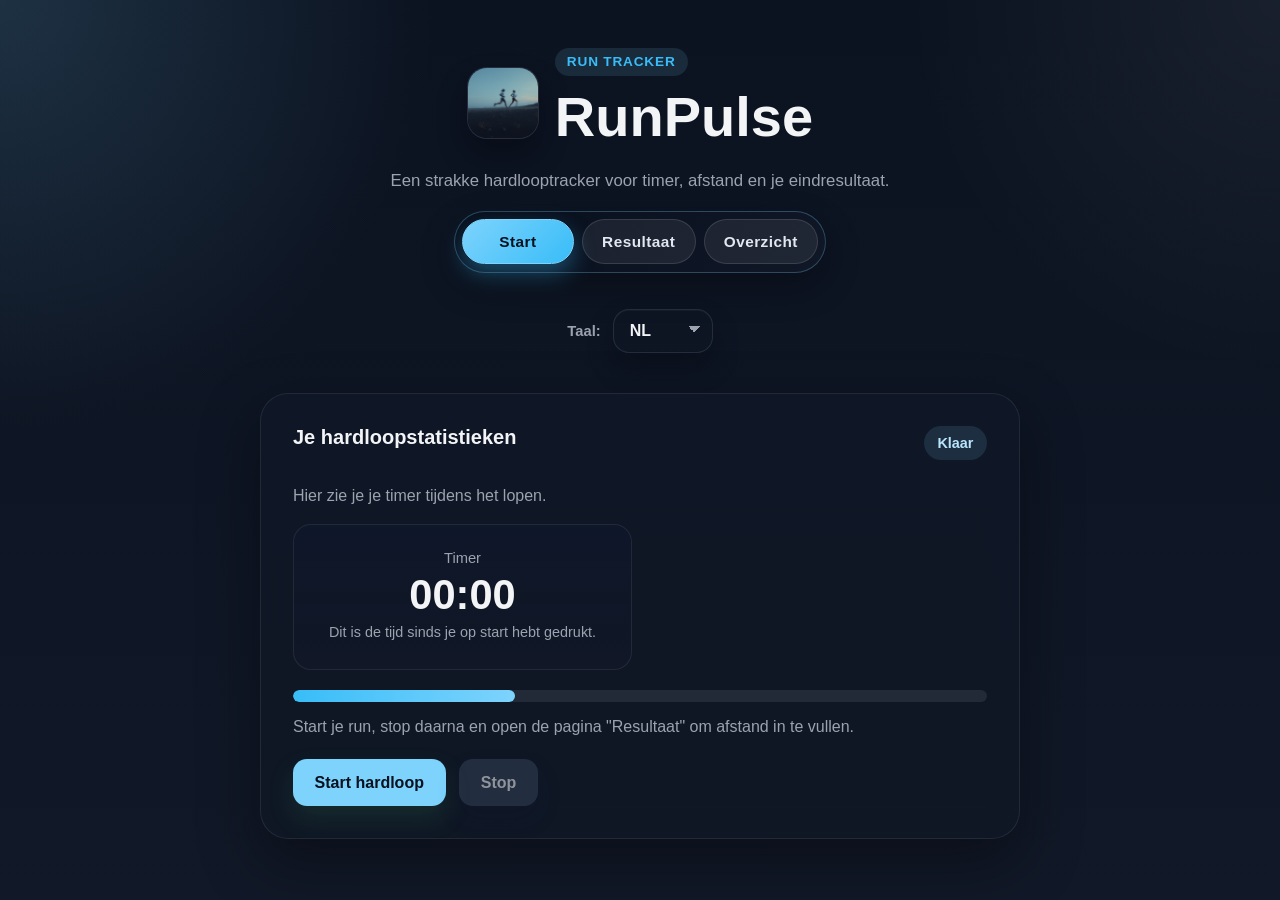
<file: index.html>
<!DOCTYPE html>
<html lang="nl">
<head>
  <meta charset="UTF-8" />
  <meta name="viewport" content="width=device-width,initial-scale=1" />
  <meta http-equiv="Cache-Control" content="no-cache, no-store, must-revalidate" />
  <meta http-equiv="Pragma" content="no-cache" />
  <meta http-equiv="Expires" content="0" />
  <title>RunPulse — Start</title>

  <!-- Deze pagina gebruikt dezelfde stijl als de rest van de app. -->
  <link rel="stylesheet" href="css/Style.css?v=4" />

  <!-- Manifest is nodig voor de PWA zodat de app kan worden toegevoegd aan het startscherm. -->
  <link rel="manifest" href="manifest.json" />
  <meta name="theme-color" content="#111827" />
</head>
<body>
  <header class="hero">
    <div class="hero__content">
      <div class="hero-brand">
        <img class="hero-logo" src="icons/hardlopen.png" alt="RunPulse logo" />
        <div class="hero-brand__text">
          <p class="eyebrow">Run tracker</p>
          <h1>RunPulse</h1>
        </div>
      </div>

      <p class="hero__text">
        Een strakke hardlooptracker voor timer, afstand en je eindresultaat.
      </p>

      <!-- Navigatie tussen je 3 pagina's zodat je makkelijk tussen start, resultaat en overzicht kunt wisselen. -->
      <nav class="main-nav" role="navigation" aria-label="Navigatie">
        <a href="index.html" class="active" aria-current="page">Start</a>
        <a href="resultaat.html">Resultaat</a>
        <a href="overzicht.html">Overzicht</a>
      </nav>

      <!-- Taalswitch (voor later i18n / JS) -->
      <div class="lang-switch">
        <label for="language-switch">Taal:</label>
        <select id="language-switch">
          <option value="nl">NL</option>
          <option value="en">EN</option>
        </select>
      </div>
    </div>
  </header>

  <main class="app-shell">
    <section id="hardloop-data" class="stats-card">
      <div class="stats-card__header">
        <h2>Je hardloopstatistieken</h2>
        <span class="status-pill">Klaar</span>
      </div>

      <p class="section-help">
        Hier zie je je timer tijdens het lopen.
      </p>

      <div class="stats-grid stats-grid--single">
        <article class="stat-box stat-box--timer">
          <span class="stat-label">Timer</span>
          <strong id="time">00:00</strong>
          <p class="stat-explain">
            Dit is de tijd sinds je op start hebt gedrukt.
          </p>
        </article>
      </div>

      <div class="progress-wrap" aria-hidden="true">
        <div class="progress-bar">
          <div id="progress-fill" class="progress-bar__fill"></div>
        </div>
      </div>

      <p class="helper-text">
        Start je run, stop daarna en open de pagina "Resultaat" om afstand in te vullen.
      </p>

      <div class="controls">
        <button id="start-btn">Start hardloop</button>
        <button id="stop-btn" disabled>Stop</button>
      </div>
    </section>
  </main>

  <!-- Gedeelde JS voor alle pagina's -->
  <script src="js/app.js?v=4" defer></script>

  <!-- Service worker registratie (PWA) -->
  <script>
    if ('serviceWorker' in navigator) {
      navigator.serviceWorker.register('./service-worker.js')
        .then(reg => console.log('Service worker geregistreerd', reg.scope))
        .catch(err => console.error('Service worker fout', err));
    }
  </script>
</body>
</html>
</file>
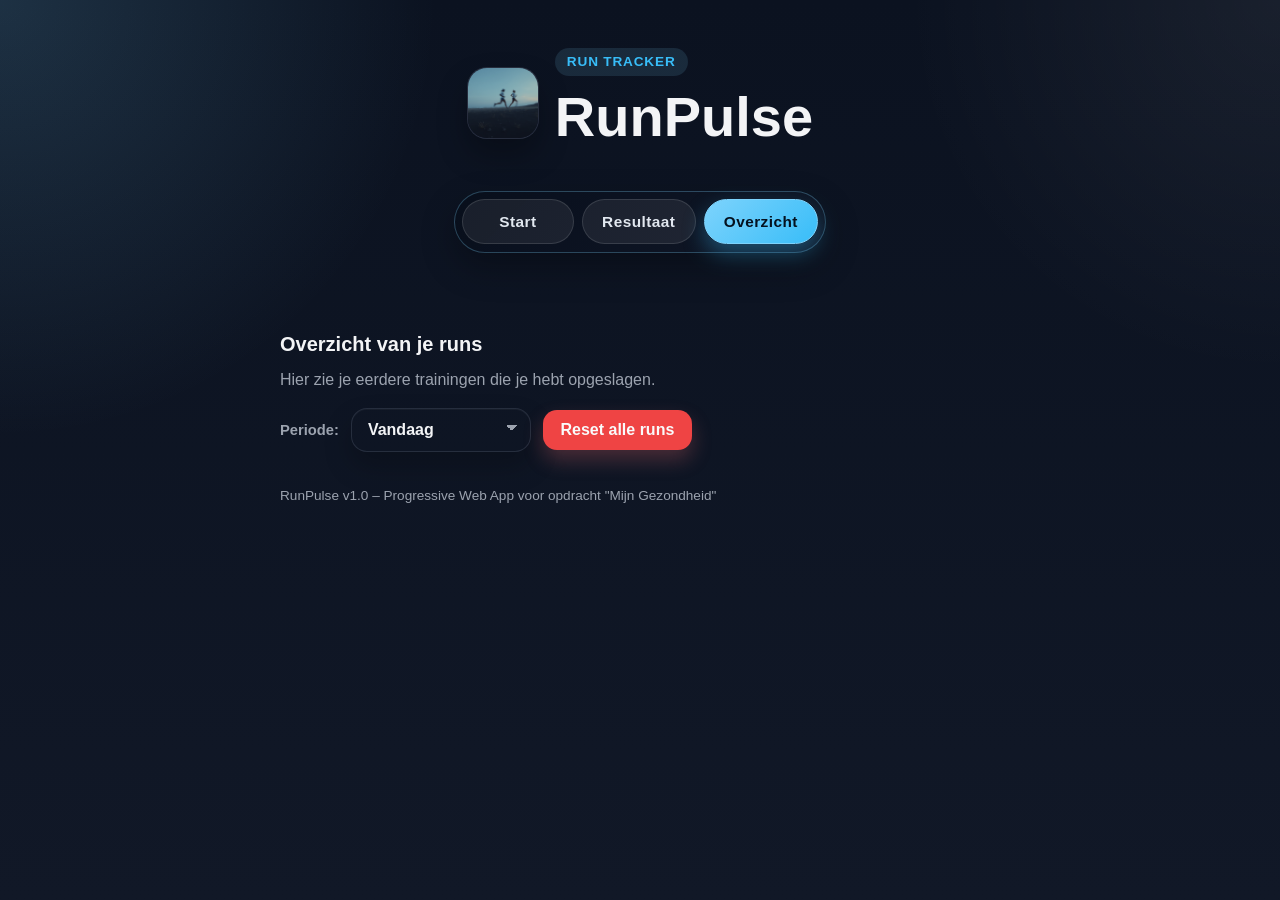
<file: overzicht.html>
<!DOCTYPE html>
<html lang="nl">
<head>
  <meta charset="UTF-8" />
  <meta name="viewport" content="width=device-width,initial-scale=1" />
  <meta http-equiv="Cache-Control" content="no-cache, no-store, must-revalidate" />
  <meta http-equiv="Pragma" content="no-cache" />
  <meta http-equiv="Expires" content="0" />
  <title>RunPulse — Overzicht</title>
  <link rel="stylesheet" href="css/Style.css?v=4" />
  <link rel="manifest" href="manifest.json" />
  <meta name="theme-color" content="#111827" />
</head>
<body>
  <!-- Overzichtspagina: hier staan alle runs die in LocalStorage zijn opgeslagen. -->
  <header class="hero">
    <div class="hero__content">
      <div class="hero-brand">
        <img class="hero-logo" src="icons/hardlopen.png" alt="RunPulse logo" />
        <div class="hero-brand__text">
          <p class="eyebrow">Run tracker</p>
          <h1>RunPulse</h1>
        </div>
      </div>

      <nav class="main-nav" role="navigation" aria-label="Navigatie">
        <a href="index.html">Start</a>
        <a href="resultaat.html">Resultaat</a>
        <a href="overzicht.html" class="active" aria-current="page">Overzicht</a>
      </nav>
    </div>
  </header>

  <main class="app-shell">
    <!-- Hier laten we de opgeslagen runs zien en bieden we reset-optie. -->
    <section id="overview" class="run-overview">
      <h2>Overzicht van je runs</h2>
      <p class="section-help">Hier zie je eerdere trainingen die je hebt opgeslagen.</p>

      <div class="overview-controls">
        <label for="period-select">Periode:</label>
        <select id="period-select">
          <option value="day">Vandaag</option>
          <option value="week">Deze week</option>
          <option value="month">Deze maand</option>
        </select>

        <button id="reset-all-btn" type="button" class="reset-btn">Reset alle runs</button>
      </div>

      <div id="runs-list"></div>

      <p class="app-footer-note">RunPulse v1.0 – Progressive Web App voor opdracht "Mijn Gezondheid"</p>
    </section>
  </main>

  <script src="js/app.js?v=4" defer></script>
  <script>
    if ('serviceWorker' in navigator) {
      navigator.serviceWorker.register('./service-worker.js').catch(()=>{});
    }
  </script>
</body>
</html>
</file>
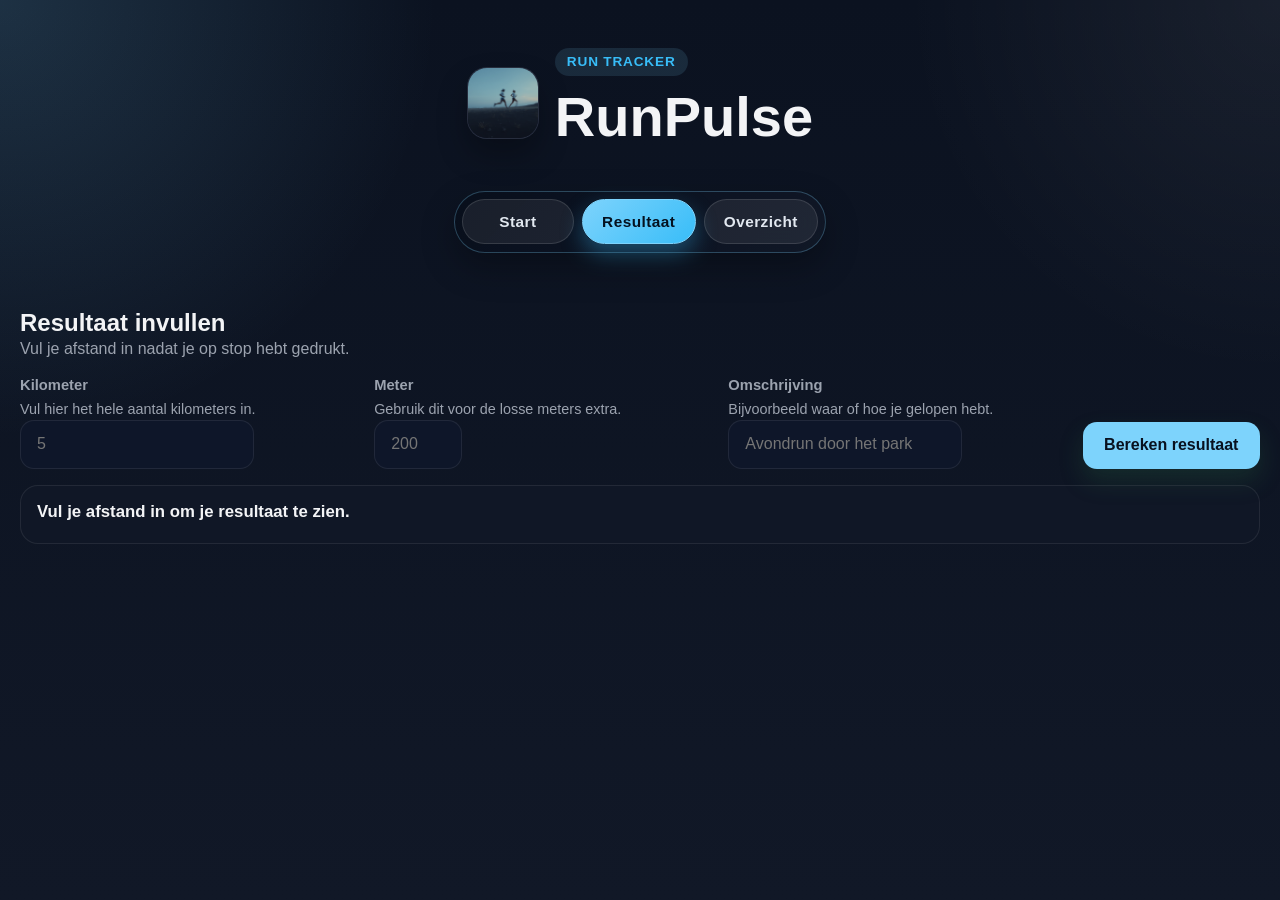
<file: resultaat.html>
<!DOCTYPE html>
<html lang="nl">
<head>
  <meta charset="UTF-8" />
  <meta name="viewport" content="width=device-width,initial-scale=1" />
  <meta http-equiv="Cache-Control" content="no-cache, no-store, must-revalidate" />
  <meta http-equiv="Pragma" content="no-cache" />
  <meta http-equiv="Expires" content="0" />
  <title>RunPulse — Resultaat</title>
  <link rel="stylesheet" href="css/Style.css?v=4" />
  <link rel="manifest" href="manifest.json" />
  <meta name="theme-color" content="#111827" />
</head>
<body>
  <!-- Deze pagina is speciaal voor het invoeren van je afstand na de run. -->
  <header class="hero">
    <div class="hero__content">
      <div class="hero-brand">
        <img class="hero-logo" src="icons/hardlopen.png" alt="RunPulse logo" />
        <div class="hero-brand__text">
          <p class="eyebrow">Run tracker</p>
          <h1>RunPulse</h1>
        </div>
      </div>

      <nav class="main-nav" role="navigation" aria-label="Navigatie">
        <a href="index.html">Start</a>
        <a href="resultaat.html" class="active" aria-current="page">Resultaat</a>
        <a href="overzicht.html">Overzicht</a>
      </nav>
    </div>
  </header>

  <main class="app-shell">
    <!-- Resultaatformulier: hier vul je de kilometers, meters en omschrijving in. -->
    <section id="result-section" class="stats-card">
      <h2>Resultaat invullen</h2>
      <p class="section-help">Vul je afstand in nadat je op stop hebt gedrukt.</p>

      <div class="summary-controls">
        <div class="distance-group">
          <label for="km-input" class="field-label">Kilometer</label>
          <p class="field-help">Vul hier het hele aantal kilometers in.</p>
          <input id="km-input" type="number" min="0" step="1" inputmode="numeric" placeholder="5">
        </div>

        <div class="distance-group">
          <label for="meter-input" class="field-label">Meter</label>
          <p class="field-help">Gebruik dit voor de losse meters extra.</p>
          <input id="meter-input" type="number" min="0" max="999" step="1" inputmode="numeric" placeholder="200">
        </div>

        <div class="distance-group">
          <label for="description-input" class="field-label">Omschrijving</label>
          <p class="field-help">Bijvoorbeeld waar of hoe je gelopen hebt.</p>
          <input id="description-input" type="text" placeholder="Avondrun door het park">
        </div>

        <button id="calculate-btn" type="button">Bereken resultaat</button>
      </div>

      <div class="result-card">
        <p id="result-message" class="result-message">Vul je afstand in om je resultaat te zien.</p>
        <p id="result-details" class="result-details"></p>
      </div>
    </section>
  </main>

  <script src="js/app.js?v=4" defer></script>
  <script>
    if ('serviceWorker' in navigator) {
      navigator.serviceWorker.register('./service-worker.js').catch(()=>{});
    }
  </script>
</body>
</html>
</file>
<file: css/Style.css>
/* Basis styling voor RunPulse.
   Ik zet hier variabelen zodat de kleuren later eenvoudig te veranderen zijn. */
* {
  margin: 0;
  padding: 0;
  box-sizing: border-box;
}

:root {
  --bg: #0b1220;
  --bg-accent: #111827;
  --surface: rgba(17, 24, 39, 0.82);
  --surface-strong: #0f172a;
  --text: #f3f4f6;
  --muted: #9ca3af;
  --primary: #7dd3fc;
  --primary-dark: #38bdf8;
  --primary-soft: rgba(125, 211, 252, 0.12);
  --shadow: 0 24px 60px rgba(0, 0, 0, 0.35);
  --border: rgba(255, 255, 255, 0.08);
}

body {
  font-family: "Segoe UI", Arial, sans-serif;
  color-scheme: dark;
  background:
    radial-gradient(circle at top left, rgba(125, 211, 252, 0.16), transparent 28%),
    radial-gradient(circle at right top, rgba(255, 255, 255, 0.06), transparent 24%),
    linear-gradient(180deg, var(--bg) 0%, var(--bg-accent) 100%);
  color: var(--text);
  min-height: 100vh;
}

header.hero {
  color: var(--text);
  padding: 3rem 1rem 1.5rem;
  text-align: center;
}

.hero__content {
  max-width: 760px;
  margin: 0 auto;
  display: flex;
  flex-direction: column;
  align-items: center;
}

.hero-brand {
  display: flex;
  align-items: center;
  justify-content: center;
  gap: 1rem;
  margin-bottom: 0.75rem;
}

.hero-logo {
  width: 72px;
  height: 72px;
  flex: 0 0 auto;
  object-fit: cover;
  border-radius: 20px;
  border: 1px solid rgba(255, 255, 255, 0.1);
  background: rgba(15, 23, 42, 0.9);
  box-shadow: 0 16px 30px rgba(0, 0, 0, 0.28);
}

.hero-brand__text {
  text-align: left;
}

.eyebrow {
  display: inline-block;
  margin-bottom: 0.75rem;
  padding: 0.4rem 0.75rem;
  border-radius: 999px;
  background: var(--primary-soft);
  color: var(--primary-dark);
  font-size: 0.85rem;
  font-weight: 700;
  letter-spacing: 0.06em;
  text-transform: uppercase;
}

.hero h1 {
  font-size: clamp(2rem, 7vw, 3.5rem);
  line-height: 1.05;
  margin-bottom: 0.75rem;
}

.hero__text {
  max-width: 42rem;
  margin: 0 auto;
  color: var(--muted);
  font-size: 1.05rem;
}

.lang-switch,
.overview-controls {
  display: flex;
  align-items: stretch;
  justify-content: flex-start;
  gap: 0.75rem;
  flex-wrap: wrap;
}

.main-nav {
  display: inline-flex;
  align-items: center;
  justify-content: center;
  gap: 0.5rem;
  margin: 1.25rem auto 1rem;
  padding: 0.45rem;
  flex-wrap: wrap;
  border: 1px solid rgba(125, 211, 252, 0.28);
  border-radius: 999px;
  background: linear-gradient(135deg, rgba(8, 15, 28, 0.98), rgba(17, 24, 39, 0.95));
  backdrop-filter: blur(14px);
  box-shadow: 0 14px 34px rgba(0, 0, 0, 0.28);
}

.main-nav a {
  display: inline-flex;
  align-items: center;
  justify-content: center;
  min-width: 112px;
  padding: 0.8rem 1.2rem;
  border-radius: 999px;
  color: #e2e8f0 !important;
  text-decoration: none !important;
  font-weight: 800;
  font-size: 0.96rem;
  letter-spacing: 0.03em;
  transition: all 0.2s ease;
  position: relative;
  overflow: hidden;
  background: rgba(255, 255, 255, 0.07) !important;
  border: 1px solid rgba(255, 255, 255, 0.12);
}

.main-nav a:hover {
  color: white !important;
  background: rgba(56, 189, 248, 0.2) !important;
  transform: translateY(-2px);
  box-shadow: 0 8px 16px rgba(0, 0, 0, 0.2);
}

.main-nav a.active {
  color: #04111f !important;
  background: linear-gradient(135deg, #7dd3fc, #38bdf8) !important;
  border-color: #7dd3fc;
  box-shadow: 0 10px 22px rgba(56, 189, 248, 0.34);
}

.main-nav a.active:hover {
  background: linear-gradient(135deg, #38bdf8, #7dd3fc) !important;
  transform: translateY(-2px);
}

.lang-switch {
  margin-top: 1.25rem;
  justify-content: center;
}

.lang-switch label,
.overview-controls label {
  color: var(--muted);
  font-size: 0.92rem;
  font-weight: 700;
}

.lang-switch select,
.overview-controls select {
  width: 100%;
  min-width: 0;
  padding: 0.8rem 2.7rem 0.8rem 1rem;
  border: 1px solid rgba(148, 163, 184, 0.18);
  border-radius: 16px;
  background:
    linear-gradient(180deg, rgba(18, 26, 44, 0.98), rgba(12, 18, 32, 0.98));
  color: var(--text);
  font: inherit;
  font-weight: 700;
  box-shadow:
    0 14px 28px rgba(0, 0, 0, 0.22),
    inset 0 1px 0 rgba(255, 255, 255, 0.04);
  cursor: pointer;
  appearance: none;
  -webkit-appearance: none;
  -moz-appearance: none;
  background-image:
    linear-gradient(45deg, transparent 50%, var(--muted) 50%),
    linear-gradient(135deg, var(--muted) 50%, transparent 50%);
  background-position:
    calc(100% - 18px) calc(50% - 2px),
    calc(100% - 12px) calc(50% - 2px);
  background-size: 6px 6px, 6px 6px;
  background-repeat: no-repeat;
}

.lang-switch select:hover,
.overview-controls select:hover {
  border-color: rgba(125, 211, 252, 0.45);
  transform: translateY(-1px);
}

.lang-switch select:focus,
.overview-controls select:focus {
  outline: 3px solid rgba(125, 211, 252, 0.24);
  outline-offset: 3px;
  border-color: rgba(125, 211, 252, 0.45);
}

.lang-switch select option,
.overview-controls select option {
  background: #0f172a;
  color: #f3f4f6;
}

.app-shell {
  padding: 0.75rem 1rem 2rem;
}

#hardloop-data.stats-card {
  width: min(100%, 760px);
  margin: 0 auto;
  padding: 1rem;
  background: var(--surface);
  border: 1px solid var(--border);
  border-radius: 22px;
  box-shadow: var(--shadow);
  backdrop-filter: blur(12px);
}

.stats-card__header {
  display: flex;
  flex-direction: column;
  align-items: flex-start;
  gap: 0.75rem;
  margin-bottom: 1.25rem;
}

.stats-card__header h2 {
  font-size: 1.25rem;
}

.section-help {
  margin-bottom: 1rem;
  color: var(--muted);
  line-height: 1.5;
}

.section-help--small {
  margin-top: -0.25rem;
  margin-bottom: 0.85rem;
  font-size: 0.92rem;
}

.stat-explain,
.field-help,
.control-help {
  margin-top: 0.4rem;
  color: var(--muted);
  font-size: 0.9rem;
  line-height: 1.45;
}

.control-help {
  display: block;
  width: 100%;
  margin-top: -0.15rem;
}

.status-pill {
  padding: 0.55rem 0.85rem;
  border-radius: 999px;
  background: rgba(125, 211, 252, 0.12);
  color: #bae6fd;
  font-size: 0.9rem;
  font-weight: 700;
  white-space: nowrap;
}

.stats-grid {
  display: grid;
  grid-template-columns: 1fr;
  gap: 0.85rem;
}

.stats-grid--single {
  grid-template-columns: 1fr;
}

.stat-box {
  padding: 1rem;
  background: linear-gradient(180deg, rgba(15, 23, 42, 0.96), rgba(17, 24, 39, 0.92));
  border: 1px solid rgba(255, 255, 255, 0.08);
  border-radius: 18px;
}

.stat-box--timer {
  text-align: center;
  padding: 1.25rem 1rem;
}

.stat-label {
  display: block;
  margin-bottom: 0.5rem;
  color: var(--muted);
  font-size: 0.92rem;
}

.stat-box strong {
  font-size: clamp(1.8rem, 4vw, 2.6rem);
  line-height: 1;
}

.progress-wrap {
  margin: 1.25rem 0 0.75rem;
}

.progress-bar {
  height: 12px;
  overflow: hidden;
  border-radius: 999px;
  background: rgba(255, 255, 255, 0.08);
}

.progress-bar__fill {
  width: 32%;
  height: 100%;
  border-radius: inherit;
  background: linear-gradient(90deg, var(--primary-dark), var(--primary));
}

.helper-text {
  color: var(--muted);
  line-height: 1.6;
}

.run-summary {
  margin-top: 1rem;
  padding: 0.9rem;
  border-radius: 18px;
  background: rgba(15, 23, 42, 0.88);
  border: 1px solid rgba(255, 255, 255, 0.08);
}

.is-hidden {
  display: none;
}

.summary-label {
  display: block;
  margin-bottom: 0.65rem;
  font-weight: 700;
}

.summary-controls {
  display: flex;
  gap: 0.75rem;
  flex-wrap: wrap;
  flex-direction: column;
}

.distance-group {
  width: 100%;
}

.field-label {
  display: block;
  margin-bottom: 0.4rem;
  color: var(--muted);
  font-size: 0.92rem;
  font-weight: 700;
}

.summary-controls input {
  width: 100%;
  padding: 0.9rem 1rem;
  border: 1px solid rgba(255, 255, 255, 0.08);
  border-radius: 14px;
  font: inherit;
  color: var(--text);
  background: rgba(15, 23, 42, 0.98);
}

.summary-controls input:focus {
  outline: 3px solid rgba(125, 211, 252, 0.22);
  outline-offset: 2px;
}

.result-card {
  margin-top: 1rem;
  padding: 1rem;
  border-radius: 18px;
  background: rgba(17, 24, 39, 0.96);
  border: 1px solid rgba(255, 255, 255, 0.08);
}

.result-message {
  font-weight: 800;
  font-size: 1.05rem;
}

.result-details {
  margin-top: 0.35rem;
  color: var(--muted);
  line-height: 1.5;
}

.controls {
  display: flex;
  flex-direction: column;
  gap: 0.85rem;
  margin-top: 1.25rem;
}

button {
  width: 100%;
  appearance: none;
  background: var(--primary);
  color: #08111f;
  padding: 0.9rem 1.35rem;
  border: none;
  border-radius: 14px;
  font: inherit;
  font-weight: 700;
  cursor: pointer;
  transition: transform 0.2s ease, box-shadow 0.2s ease, background 0.2s ease, opacity 0.2s ease;
  box-shadow: 0 12px 24px rgba(47, 125, 74, 0.22);
}

button:hover {
  background: var(--primary-dark);
  transform: translateY(-1px);
}

button:active {
  transform: translateY(0);
}

button:disabled {
  opacity: 0.55;
  cursor: not-allowed;
  box-shadow: none;
}

#stop-btn {
  background: #334155;
  color: #f8fafc;
  box-shadow: 0 12px 24px rgba(15, 23, 42, 0.25);
}

#stop-btn:hover {
  background: #1f2937;
}

button:focus-visible {
  outline: 3px solid rgba(125, 211, 252, 0.35);
  outline-offset: 3px;
}

.run-overview {
  width: min(100%, 760px);
  margin: 1.5rem auto 0;
  padding: 0 1rem 2.5rem;
}

.run-overview h2 {
  margin-bottom: 0.75rem;
  font-size: 1.25rem;
}

.run-overview > .section-help {
  margin-bottom: 1rem;
}

#runs-list {
  display: grid;
  gap: 1rem;
  margin-top: 0.75rem;
}

.version-note {
  margin-top: 1.25rem;
  color: rgba(156, 163, 175, 0.9);
  font-size: 0.9rem;
  text-align: center;
}

.run-item {
  display: flex;
  flex-direction: column;
  align-items: stretch;
  justify-content: flex-start;
  gap: 1rem;
  padding: 1rem;
  border-radius: 18px;
  background: rgba(17, 24, 39, 0.9);
  border: 1px solid rgba(255, 255, 255, 0.08);
}

.run-item__main p {
  margin-bottom: 0.35rem;
}

.run-item__desc {
  color: var(--muted);
  font-size: 0.92rem;
}

.run-item__delete {
  align-self: flex-end;
  flex: 0 0 auto;
  width: 2.5rem;
  height: 2.5rem;
  padding: 0;
  border-radius: 999px;
  background: rgba(148, 163, 184, 0.16);
  color: var(--text);
  box-shadow: none;
}

.run-item__delete:hover {
  background: rgba(248, 113, 113, 0.22);
}

/* Reset-knop styling */
.reset-btn {
  width: auto;
  padding: 0.7rem 1.1rem;
  background: #ef4444;
  color: #f9fafb;
  box-shadow: 0 10px 20px rgba(248, 113, 113, 0.25);
}

.reset-btn:hover {
  background: #dc2626;
}

.reset-btn:disabled {
  opacity: 0.6;
  cursor: not-allowed;
  box-shadow: none;
}

@media (max-width: 640px) {
  header.hero {
    padding-top: 2rem;
  }

  .hero-brand {
    gap: 0.85rem;
  }

  .hero-logo {
    width: 60px;
    height: 60px;
    border-radius: 18px;
  }

  .hero-brand__text {
    text-align: left;
  }

  .status-pill {
    align-self: flex-start;
  }

  .reset-btn {
    padding: 0.55rem 0.95rem;
    font-size: 0.95rem;
  }
}

@media (min-width: 640px) {
  .app-shell {
    padding: 1rem 1.25rem 3rem;
  }

  #hardloop-data.stats-card {
    padding: clamp(1.25rem, 3vw, 2rem);
    border-radius: 28px;
  }

  .stats-card__header {
    flex-direction: row;
    justify-content: space-between;
    align-items: flex-start;
    margin-bottom: 1.5rem;
  }

  .stats-grid {
    grid-template-columns: repeat(2, minmax(0, 1fr));
    gap: 1rem;
  }

  .stat-box {
    padding: 1.25rem;
  }

  .stat-box--timer {
    padding: 1.6rem 1.25rem;
  }

  .run-summary {
    padding: 1rem;
    border-radius: 22px;
  }

  .summary-controls {
    flex-direction: row;
    align-items: flex-end;
  }

  .distance-group {
    flex: 1 1 160px;
    width: auto;
  }

  .summary-controls input {
    width: auto;
  }

  .controls {
    flex-direction: row;
    flex-wrap: wrap;
  }

  button {
    width: auto;
  }

  .lang-switch,
  .overview-controls {
    align-items: center;
  }

  .lang-switch select {
    width: auto;
    min-width: 100px;
  }

  .overview-controls select {
    width: auto;
    min-width: 180px;
  }

  .run-overview {
    padding: 0 1.25rem 3rem;
  }

  .run-item {
    flex-direction: row;
    align-items: flex-start;
    justify-content: space-between;
  }

  .run-item__delete {
    align-self: auto;
  }

.app-footer-note {
  margin-top: 1.5rem;
  color: var(--muted);
  font-size: 0.85rem;
}
}
</file>
